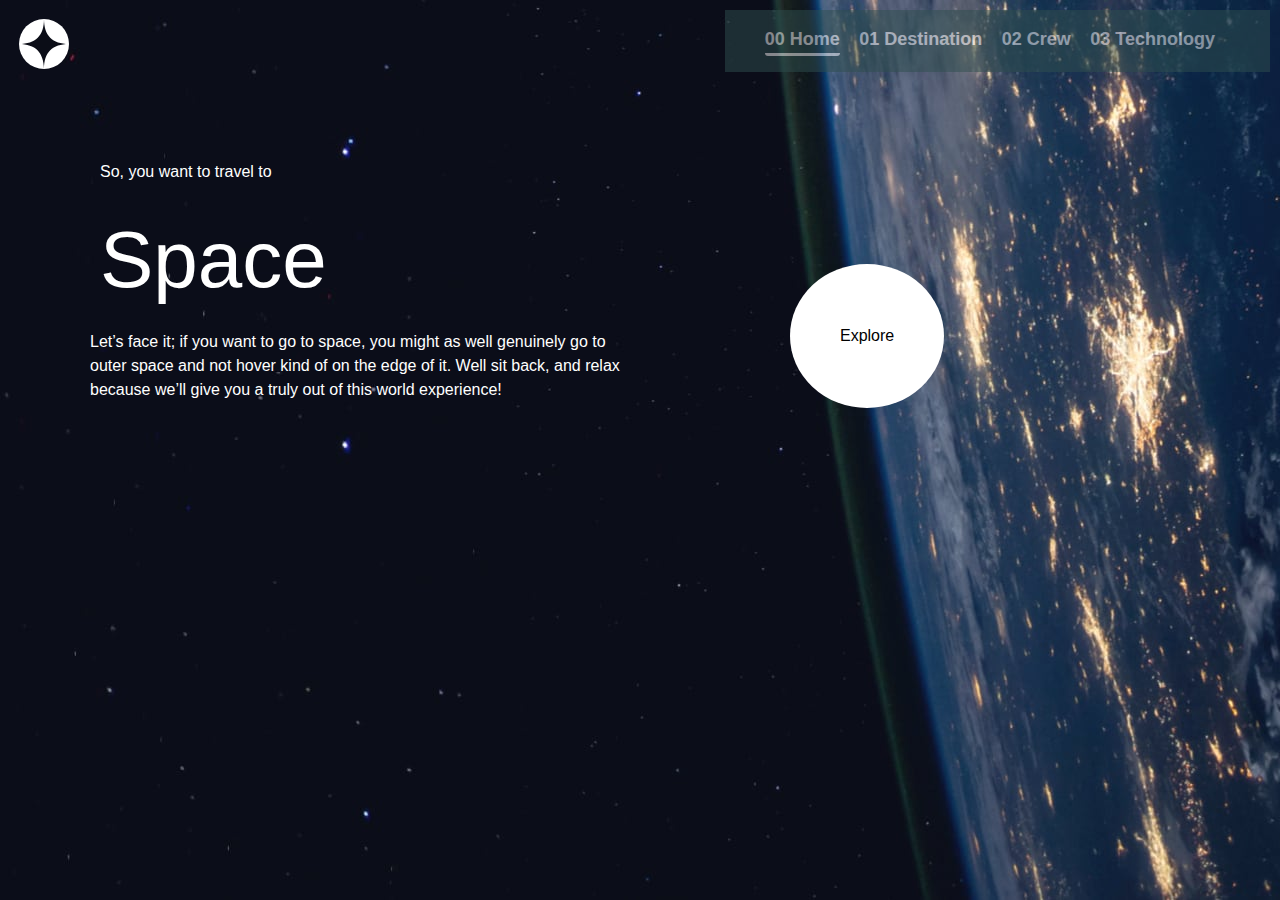
<file: index.html>
<!DOCTYPE html>
<html lang="en">
<head>
  <meta charset="UTF-8">
  <meta name="viewport" content="width=device-width, initial-scale=1.0">
   <link rel="stylesheet" href="w3.css">
  <link rel="stylesheet" href="style.css">
  <link rel="icon" type="image/png" sizes="32x32" href="./assets/favicon-32x32.png">
  <script src="script.js"></script>
  <title>Frontend Mentor | Space tourism website</title>
</head>
<body class="home">


  
  <header>


    <div class="heading">

    <div class="toggle" onclick="myFunction()">
     <img src="icon-hamburger.svg" alt=""> 

    </div>



    <div class="logo">
     <a href="index.html">  <img class="logo w3-margin" id="back" src="logo.svg" height="50px" alt="">
     </a>
    </div>

    <nav id="nav">
      
  <ul>

    <a href="index.html">     <li class="list1"> <b>00 Home</b> </li> </a>
    <a href="destination-moon.html"> <li class="#"> <b>01 Destination </b></li> </a>
    <a href="crew-commander.html">     <li class="list3"> <b>02 Crew </b>       </li> </a>
    <a href="technology-capsule.html"> <li class="list4">  <b>03 Technology</b> </li> </a>

  </ul>

    </nav>
   

  </div>

   </div>

</header>
  
<br><br>


<br><br><br><br>
  
    <div class="w3-row">
     
      <div class="w3-col m6">
        <p class="paragraph"> So, you want to travel to</p>
  
        <div class="heading-space"> Space</div>
        
          <h5 class="heading5"> Let’s face it; if you want to go to space, you might as well genuinely go to 
           outer space and not hover kind of on the edge of it. Well sit back, and relax 
           because  we’ll give you a truly out of this world experience!
         </h5>
     
      </div>

    
    <div class="w3-col m6">
      <br><br><br><br><br>
      <div class="footer w3-badge">
        Explore
    </div>
 
    <br><br>
  </div>


</div>
</body>
</html>
</file>
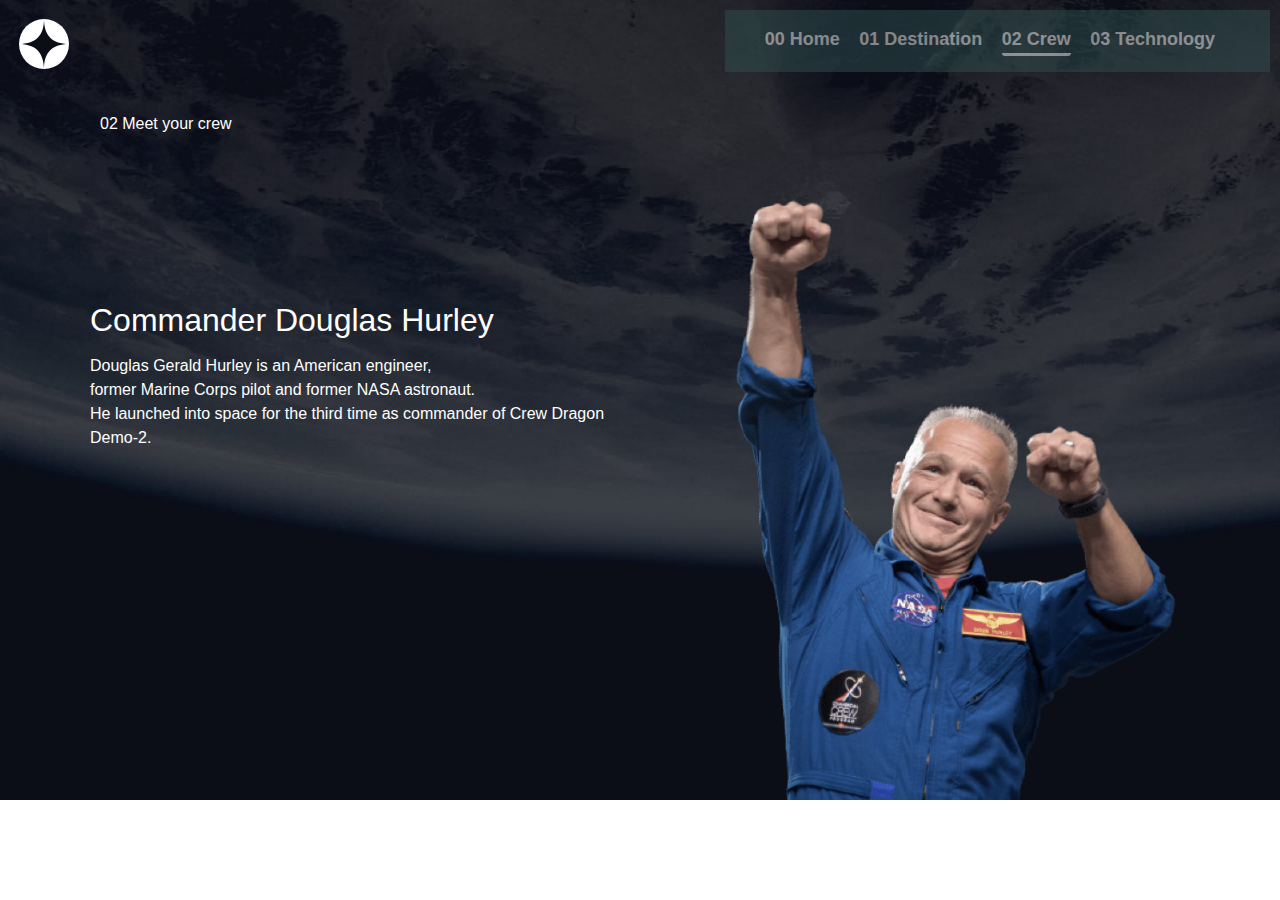
<file: crew-commander.html>
<!DOCTYPE html>
<html lang="en">
<head>
  <meta charset="UTF-8">
  <meta name="viewport" content="width=device-width, initial-scale=1.0">
   <link rel="stylesheet" href="w3.css">
  <link rel="stylesheet" href="style.css">
  <link rel="icon" type="image/png" sizes="32x32" href="./assets/favicon-32x32.png">
  <script src="script.js"></script>
  <title>Frontend Mentor | Space tourism website</title>
</head>
<body class="crew">


  
  <header>


    <div class="heading">

    <div class="toggle" onclick="myFunction()">
     <img src="icon-hamburger.svg" alt=""> 

    </div>



    <div class="logo">
     <a href="index.html">  <img class="logo w3-margin" id="back" src="logo.svg" height="50px" alt="">
     </a>
    </div>

    <nav id="nav">
      
  <ul>

    <a href="index.html">     <li class="#"> <b>00 Home</b> </li> </a>
    <a href="destination-moon.html"> <li class="#"> <b>01 Destination </b></li> </a>
    <a href="crew-commander.html">     <li class="list1"> <b>02 Crew </b>       </li> </a>
    <a href="technology-capsule.html"> <li class="list4">  <b>03 Technology</b> </li> </a>

  </ul>

    </nav>
   

  </div>

   </div>

</header>
  
<br><br>


<br><br>
  
    <div class="w3-row">

      <p class="paragraph">  02 Meet your crew </p>

      <div class="w3-col m6">
        <br><br><br><br> <br><br>
        <div class="crew-space">  Commander
          Douglas Hurley</div>
          <h5 class="heading5"> 
           Douglas Gerald Hurley is an American engineer, <br>  former Marine Corps pilot 
           and former NASA astronaut. <br> He launched into space for the third time as 
           commander of Crew Dragon Demo-2.
         </h5>
     
      </div>
      <br><br>

      <div class="w3-col m4">
        <img class="commander" src="image-douglas-hurley.png" height="600px" alt="">
    
      </div>
   
  </div>


</div>
</body>
</html>
</file>
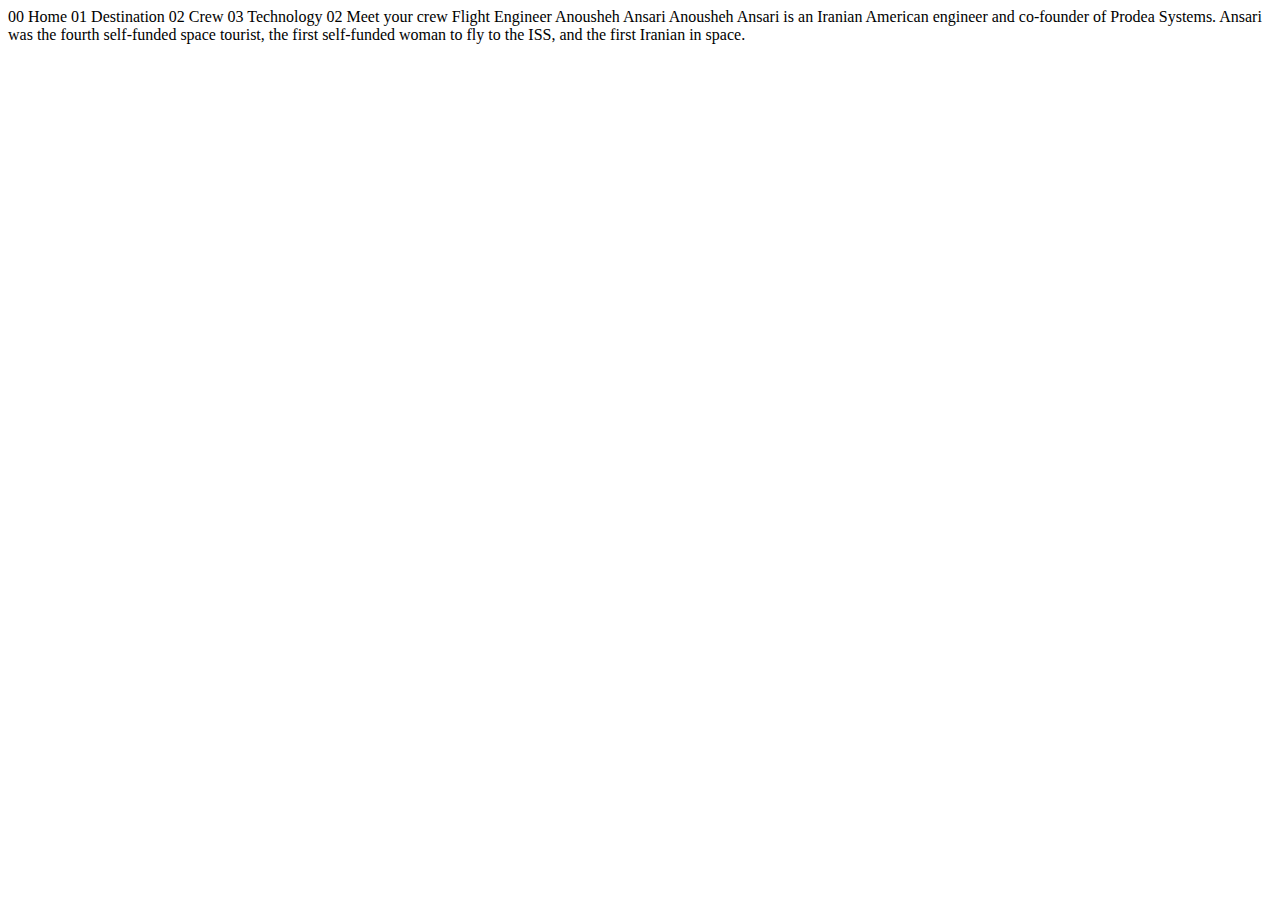
<file: crew-engineer.html>
<!DOCTYPE html>
<html lang="en">
<head>
  <meta charset="UTF-8">
  <meta name="viewport" content="width=device-width, initial-scale=1.0">

  <link rel="icon" type="image/png" sizes="32x32" href="./assets/favicon-32x32.png">
  
  <title>Frontend Mentor | Space tourism website</title>
</head>
<body>

  00 Home
  01 Destination
  02 Crew
  03 Technology

  02 Meet your crew

  Flight Engineer
  Anousheh Ansari

  Anousheh Ansari is an Iranian American engineer and co-founder of Prodea Systems. 
  Ansari was the fourth self-funded space tourist, the first self-funded woman to 
  fly to the ISS, and the first Iranian in space. 
</body>
</html>
</file>
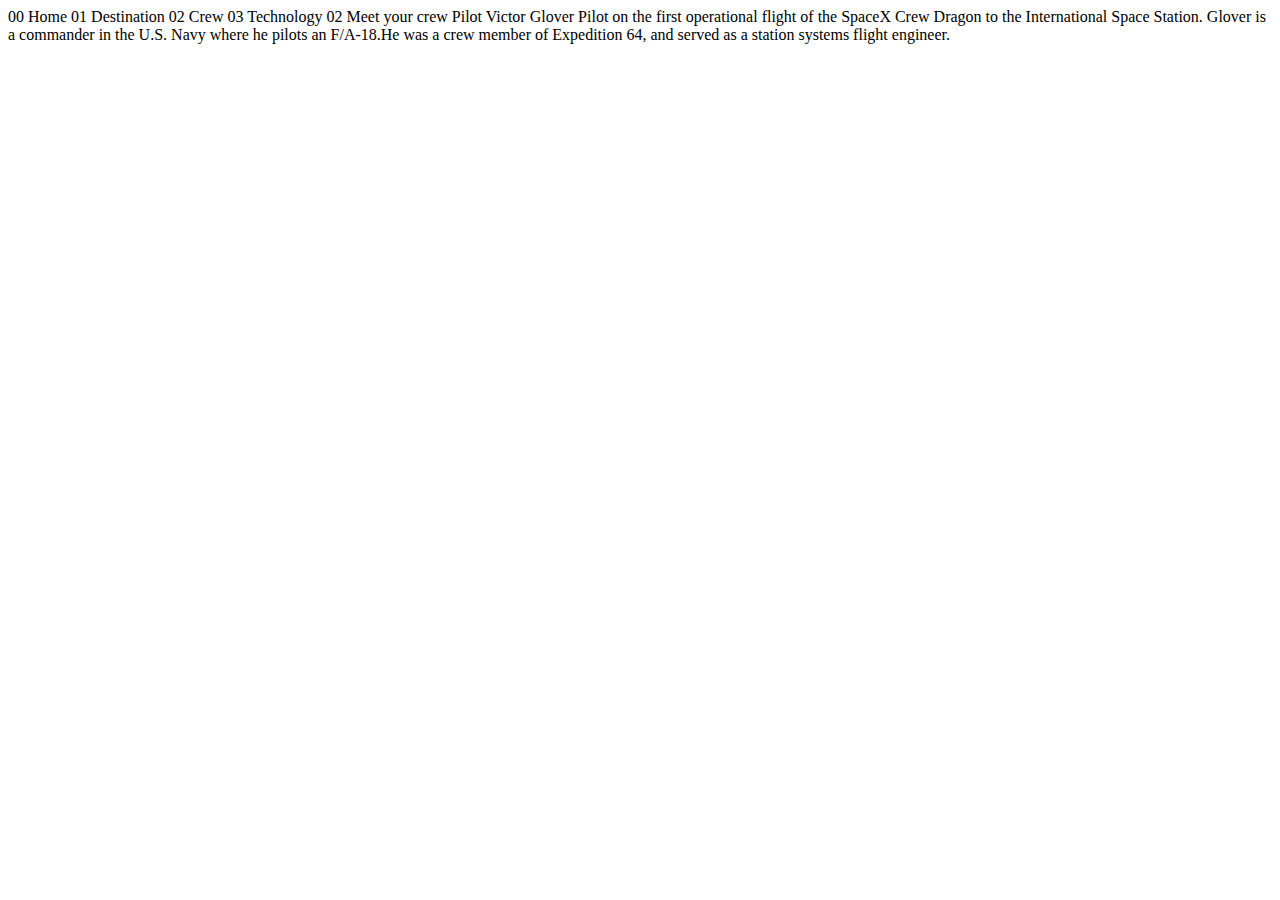
<file: crew-pilot.html>
<!DOCTYPE html>
<html lang="en">
<head>
  <meta charset="UTF-8">
  <meta name="viewport" content="width=device-width, initial-scale=1.0">

  <link rel="icon" type="image/png" sizes="32x32" href="./assets/favicon-32x32.png">
  
  <title>Frontend Mentor | Space tourism website</title>
</head>
<body>

  00 Home
  01 Destination
  02 Crew
  03 Technology

  02 Meet your crew

  Pilot
  Victor Glover

  Pilot on the first operational flight of the SpaceX Crew Dragon to the 
  International Space Station. Glover is a commander in the U.S. Navy where 
  he pilots an F/A-18.He was a crew member of Expedition 64, and served as a 
  station systems flight engineer. 
</body>
</html>
</file>
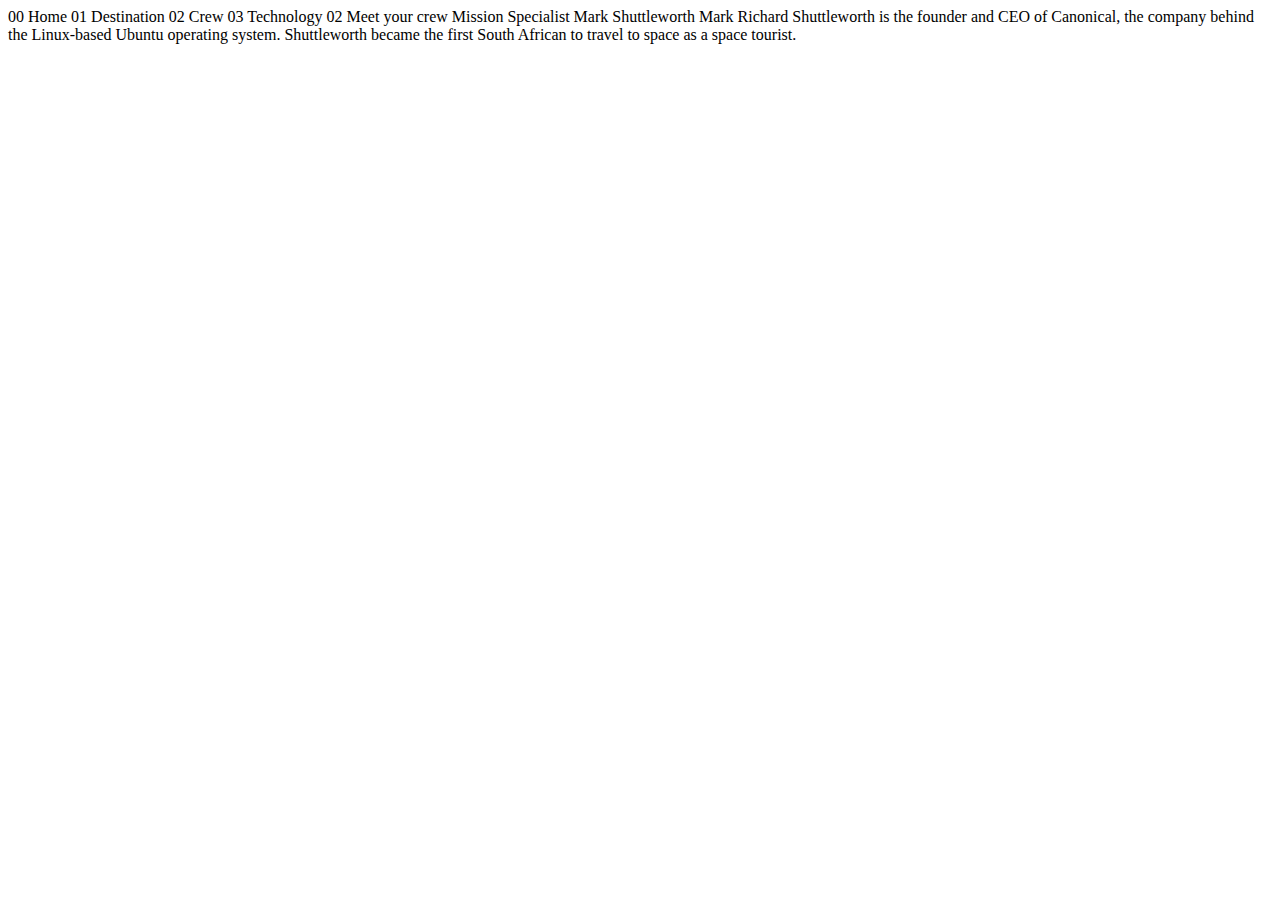
<file: crew-specialist.html>
<!DOCTYPE html>
<html lang="en">
<head>
  <meta charset="UTF-8">
  <meta name="viewport" content="width=device-width, initial-scale=1.0">

  <link rel="icon" type="image/png" sizes="32x32" href="./assets/favicon-32x32.png">
  
  <title>Frontend Mentor | Space tourism website</title>
</head>
<body>

  00 Home
  01 Destination
  02 Crew
  03 Technology

  02 Meet your crew

  Mission Specialist
  Mark Shuttleworth

  Mark Richard Shuttleworth is the founder and CEO of Canonical, the company behind 
  the Linux-based Ubuntu operating system. Shuttleworth became the first South 
  African to travel to space as a space tourist.
</body>
</html>
</file>
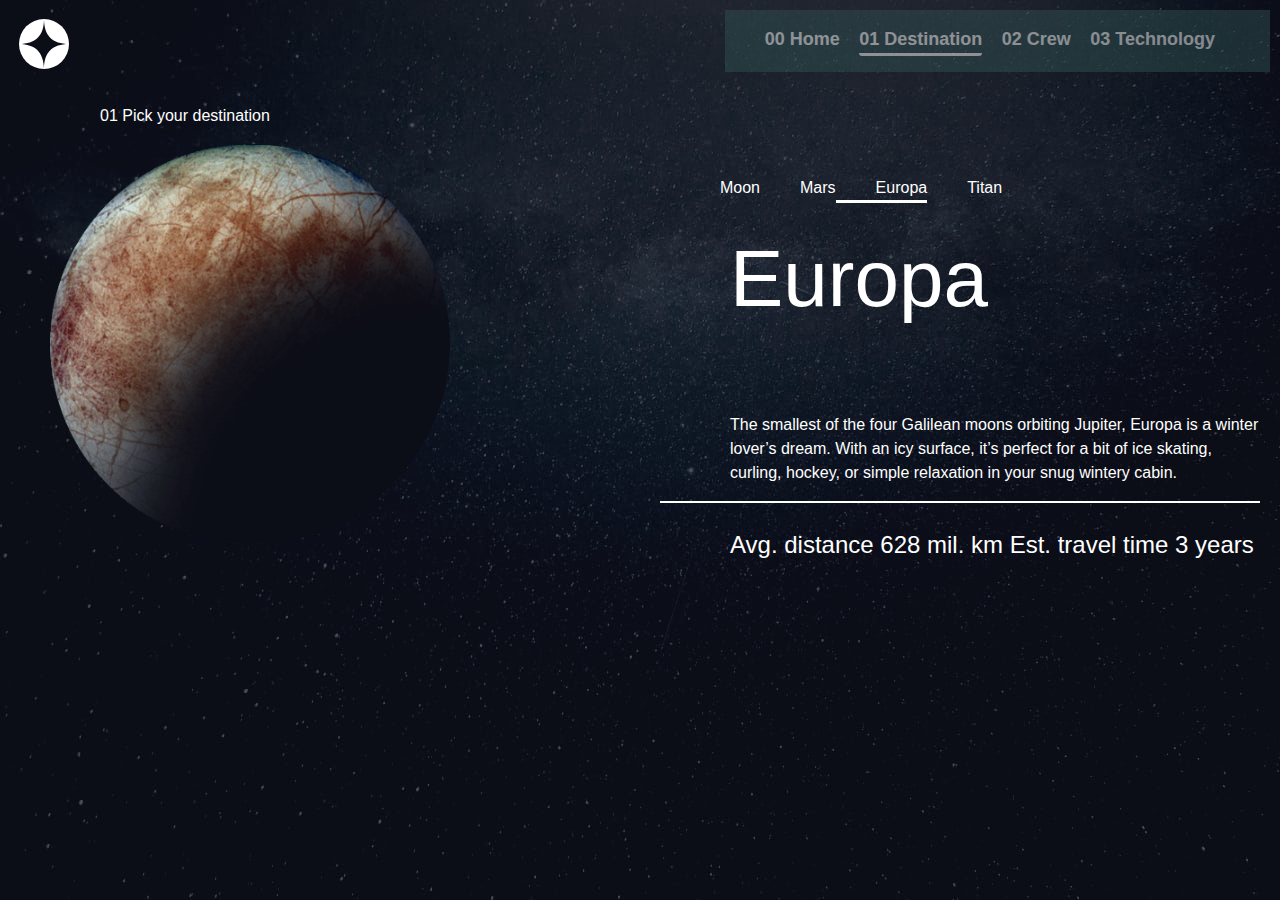
<file: destination-europa.html>
<!DOCTYPE html>
<html lang="en">
<head>
  <meta charset="UTF-8">
  <meta name="viewport" content="width=device-width, initial-scale=1.0">
  <link rel="stylesheet" href="w3.css">
  <link rel="stylesheet" href="style.css">
  <link rel="icon" type="image/png" sizes="32x32" href="./assets/favicon-32x32.png">
  <script src="script.js"></script>
  <title>Frontend Mentor | Space tourism website</title>
</head>
<body class="moon">

 
  <header>


    <div class="heading">

    <div class="toggle" onclick="myFunction()">
     <img src="icon-hamburger.svg" alt=""> 

    </div>



    <div class="logo">
     <a href="index.html">  <img class="logo w3-margin" id="back" src="logo.svg" height="50px" alt="">
     </a>
    </div>

    <nav id="nav">
      
  <ul>

    <a href="index.html">     <li class="#"> <b>00 Home</b> </li> </a>
    <a href="destination-moon.html"> <li class="list2"> <b>01 Destination </b></li> </a>
    <a href="crew-commander.html">     <li class="list3"> <b>02 Crew </b>       </li> </a>
    <a href="technology-capsule.html"> <li class="list4">  <b>03 Technology</b> </li> </a>

  </ul>

    </nav>
   

  </div>

   </div>

</header>
  

</div>

<br><br><br>

  <div class="w3-row">

    <div class="w3-col m6">
      <P class="paragraph">  01 Pick your destination </P>
 <img id="mars" src="image-europa.png" height="400px" alt="">
 
    </div>

 
      <div class="w3-col m6">

        <br><br><br>

        <ul class="ordered-list">
      <a href="destination-moon.html">   <ol> Moon</ol>   </a>    
      <a href="destination-mars.html">   <ol > Mars</ol>  </a>
      <a href="destination-europa.html"> <ol class="moon-list">Europa</ol> </a>
      <a href="destination-titan.html">  <ol>Titan</ol> </a>
          
         </ul>
        
         <h1 class="moon-heading"> Europa</h1>
          
        <br><br>
        
        <p class="moon-paragraph">
         
          The smallest of the four Galilean moons orbiting Jupiter, Europa is a 
          winter lover’s dream. With an icy surface, it’s perfect for a bit of 
          ice skating, curling, hockey, or simple relaxation in your snug 
          wintery cabin.
        
        </p>

       <div class="border"></div>
       <br>

       <div class="moon-footer">
       
  
        Avg. distance
        628 mil. km
      
        Est. travel time
        3 years
       </div>

       
       <br><br> <br>
      </div>
 


</div>

</body>
</html>
</file>
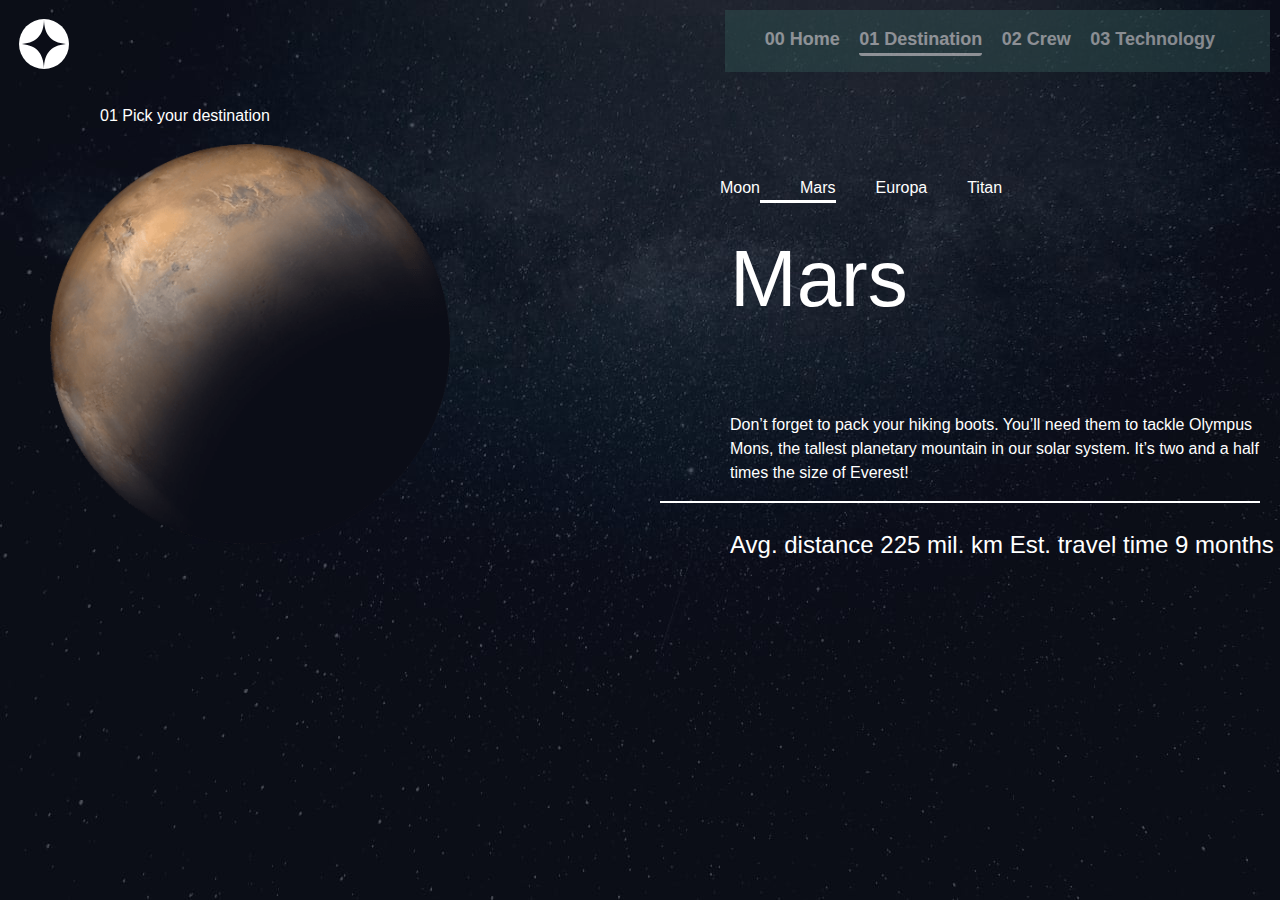
<file: destination-mars.html>
<!DOCTYPE html>
<html lang="en">
<head>
  <meta charset="UTF-8">
  <meta name="viewport" content="width=device-width, initial-scale=1.0">
  <link rel="stylesheet" href="w3.css">
  <link rel="stylesheet" href="style.css">
  <link rel="icon" type="image/png" sizes="32x32" href="./assets/favicon-32x32.png">
  <script src="script.js"></script>
  <title>Frontend Mentor | Space tourism website</title>
</head>
<body class="moon">

 
  <header>


    <div class="heading">

    <div class="toggle" onclick="myFunction()">
     <img src="icon-hamburger.svg" alt=""> 

    </div>



    <div class="logo">
     <a href="index.html">  <img class="logo w3-margin" id="back" src="logo.svg" height="50px" alt="">
     </a>
    </div>

    <nav id="nav">
      
  <ul>

    <a href="index.html">     <li class="#"> <b>00 Home</b> </li> </a>
    <a href="destination-moon.html"> <li class="list2"> <b>01 Destination </b></li> </a>
    <a href="crew-commander.html">     <li class="list3"> <b>02 Crew </b>       </li> </a>
    <a href="technology-capsule.html"> <li class="list4">  <b>03 Technology</b> </li> </a>

  </ul>

    </nav>
   

  </div>

   </div>

</header>
  

</div>

<br><br><br>

  <div class="w3-row">

    <div class="w3-col m6">
      <P class="paragraph">  01 Pick your destination </P>
 <img id="mars" src="image-mars.png" height="400px" alt="">
 
    </div>

 
      <div class="w3-col m6">

        <br><br><br>

        <ul class="ordered-list">
      <a href="destination-moon.html">   <ol> Moon</ol>   </a>    
      <a href="destination-mars.html">   <ol class="moon-list"> Mars</ol>  </a>
      <a href="destination-europa.html"> <ol>Europa</ol> </a>
      <a href="destination-titan.html">  <ol>Titan</ol> </a>
          
         </ul>
        
         <h1 class="moon-heading">Mars</h1>
          
        <br><br>
        
        <p class="moon-paragraph">
         
  Don’t forget to pack your hiking boots. You’ll need them to tackle Olympus Mons, 
  the tallest planetary mountain in our solar system. It’s two and a half times 
  the size of Everest!

        </p>

       <div class="border"></div>

       <br>
       <div class="moon-footer">
       
  Avg. distance
  225 mil. km

  Est. travel time
  9 months
       </div>

       
       <br><br> <br><br>
      </div>
 


</div>

</body>
</html>
</file>
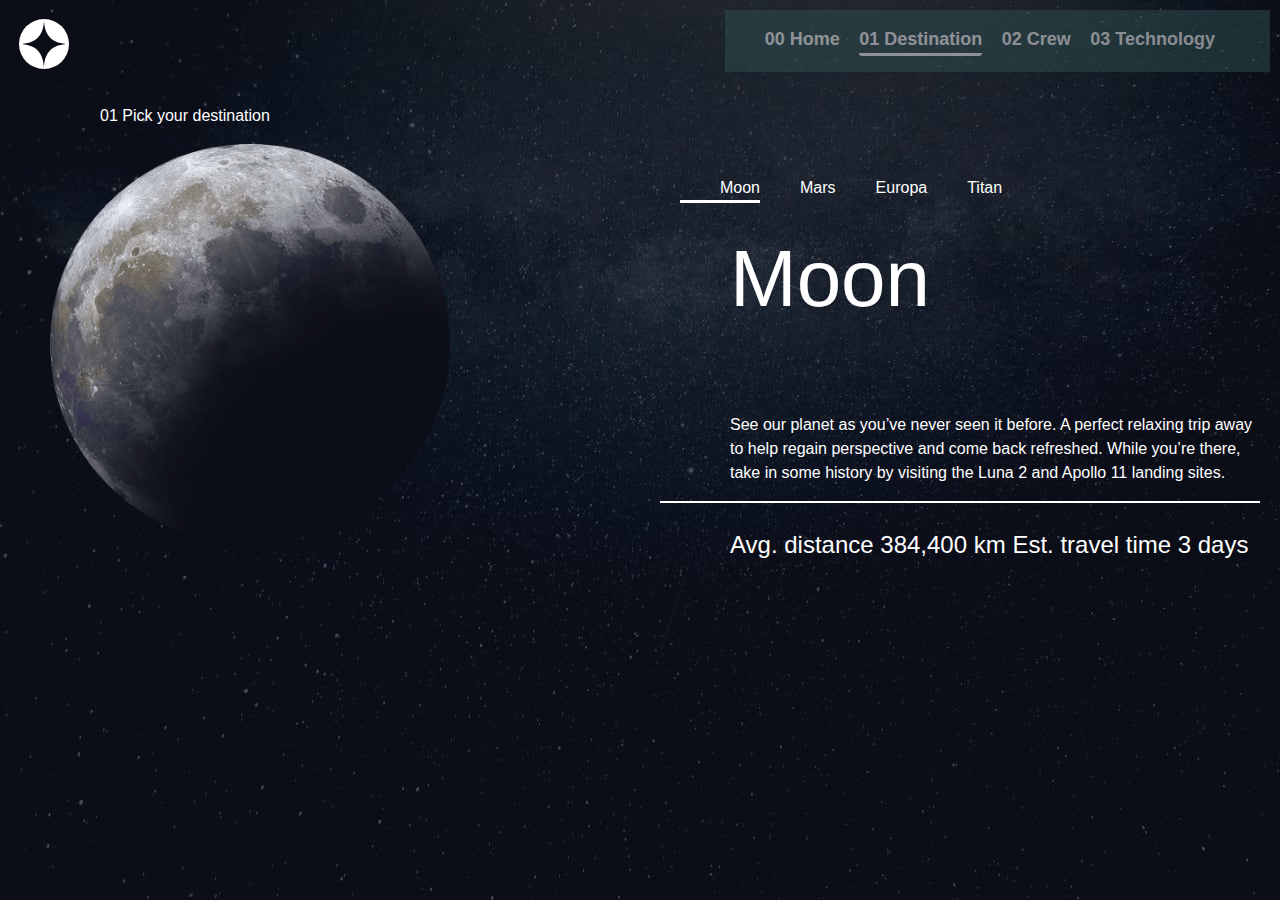
<file: destination-moon.html>
<!DOCTYPE html>
<html lang="en">
<head>
  <meta charset="UTF-8">
  <meta name="viewport" content="width=device-width, initial-scale=1.0">
  <link rel="stylesheet" href="w3.css">
  <link rel="stylesheet" href="style.css">
  <link rel="icon" type="image/png" sizes="32x32" href="./assets/favicon-32x32.png">
  <script src="script.js"></script>
  <title>Frontend Mentor | Space tourism website</title>
</head>
<body class="moon">

 
  <header>


    <div class="heading">

    <div class="toggle" onclick="myFunction()">
     <img src="icon-hamburger.svg" alt=""> 

    </div>



    <div class="logo">
     <a href="index.html">  <img class="logo w3-margin" id="back" src="logo.svg" height="50px" alt="">
     </a>
    </div>

    <nav id="nav">
      
  <ul>

    <a href="index.html">     <li class="#"> <b>00 Home</b> </li> </a>
    <a href="destination-moon.html"> <li class="list2"> <b>01 Destination </b></li> </a>
    <a href="crew-commander.html">     <li class="list3"> <b>02 Crew </b>       </li> </a>
    <a href="technology-capsule.html"> <li class="list4">  <b>03 Technology</b> </li> </a>

  </ul>

    </nav>
   

  </div>

   </div>

</header>
  

</div>

<br><br><br>

  <div class="w3-row">

    <div class="w3-col m6">
      <P class="paragraph">  01 Pick your destination </P>
 <img id="mars" src="image-moon.png" height="400px" alt="">
 
    </div>

 
      <div class="w3-col m6">

        <br><br><br>

        <ul class="ordered-list">
      <a href="destination-moon.html">   <ol class="moon-list"> Moon</ol>   </a>    
      <a href="destination-mars.html">   <ol> Mars</ol>  </a>
      <a href="destination-europa.html"> <ol>Europa</ol> </a>
      <a href="destination-titan.html">  <ol>Titan</ol> </a>
          
         </ul>
        
         <h1 class="moon-heading">Moon</h1>
          
        <br><br>
        
        <p class="moon-paragraph">
          See our planet as you’ve never seen it before. A perfect relaxing trip away to help 
          regain perspective and come back  refreshed. While you’re there, take in some history 
          by visiting the Luna 2 and Apollo 11 landing sites.
        
        </p>

        <div class="border"></div>
        <br>

       <div class="moon-footer">
        Avg. distance
        384,400 km
      
        Est. travel time
        3 days
       </div>

       <br><br>
      </div>
 


</div>

</body>
</html>
</file>
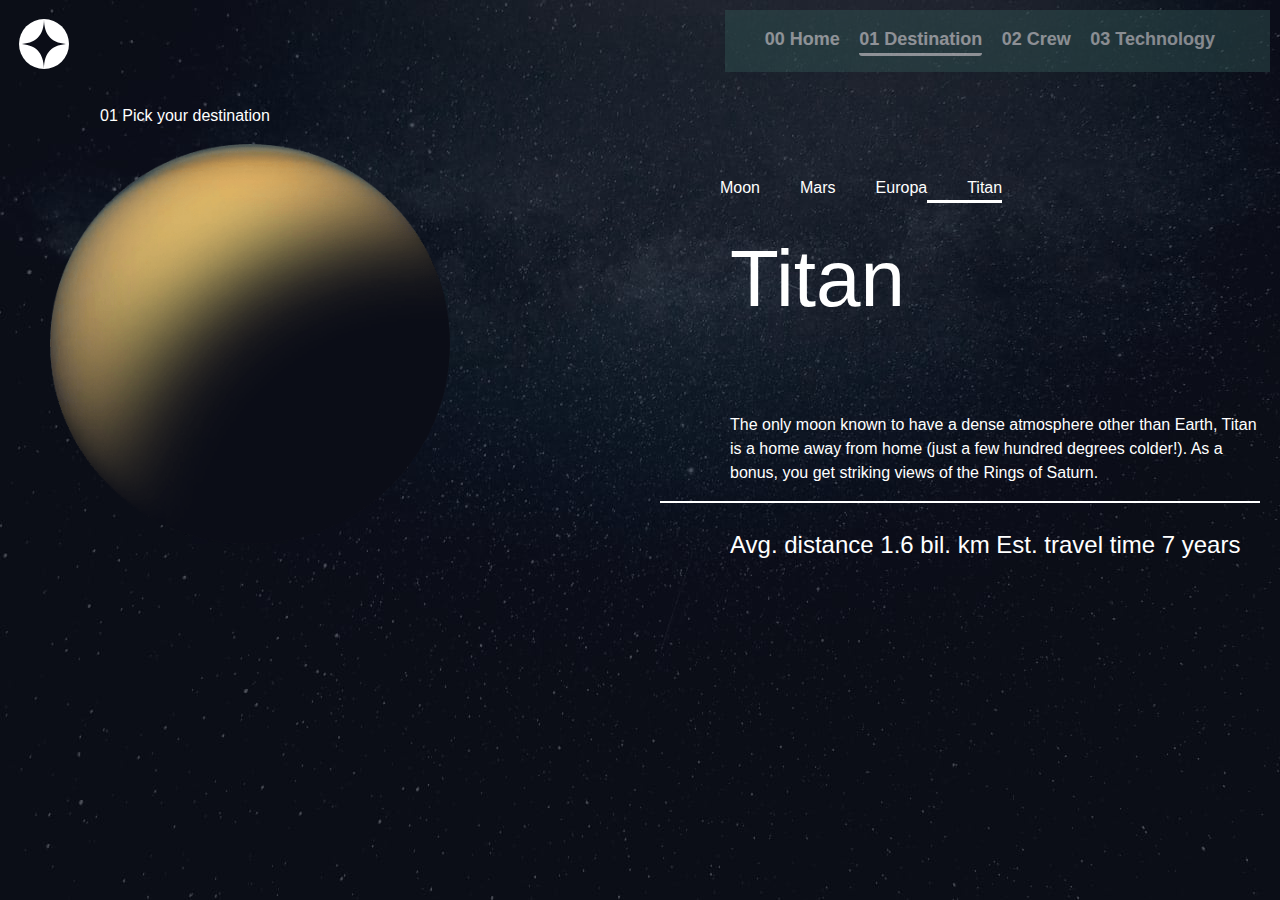
<file: destination-titan.html>
<!DOCTYPE html>
<html lang="en">
<head>
  <meta charset="UTF-8">
  <meta name="viewport" content="width=device-width, initial-scale=1.0">
  <link rel="stylesheet" href="w3.css">
  <link rel="stylesheet" href="style.css">
  <link rel="icon" type="image/png" sizes="32x32" href="./assets/favicon-32x32.png">
  <script src="script.js"></script>
  <title>Frontend Mentor | Space tourism website</title>
</head>
<body class="moon">

 
  <header>


    <div class="heading">

    <div class="toggle" onclick="myFunction()">
     <img src="icon-hamburger.svg" alt=""> 

    </div>



    <div class="logo">
     <a href="index.html">  <img class="logo w3-margin" id="back" src="logo.svg" height="50px" alt="">
     </a>
    </div>

    <nav id="nav">
      
  <ul>

    <a href="index.html">     <li class="#"> <b>00 Home</b> </li> </a>
    <a href="destination-moon.html"> <li class="list2"> <b>01 Destination </b></li> </a>
    <a href="crew-commander.html">     <li class="list3"> <b>02 Crew </b>       </li> </a>
    <a href="technology-capsule.html"> <li class="list4">  <b>03 Technology</b> </li> </a>

  </ul>

    </nav>
   

  </div>

   </div>

</header>
  

</div>

<br><br><br>

  <div class="w3-row">

    <div class="w3-col m6">
      <P class="paragraph">  01 Pick your destination </P>
 <img id="mars" src="image-titan.png" height="400px" alt="">
 
    </div>

 
      <div class="w3-col m6">

        <br><br><br>

        <ul class="ordered-list">
      <a href="destination-moon.html">   <ol> Moon</ol>   </a>    
      <a href="destination-mars.html">   <ol> Mars</ol>  </a>
      <a href="destination-europa.html"> <ol>Europa</ol> </a>
      <a href="destination-titan.html">  <ol class="moon-list">Titan</ol> </a>
          
         </ul>
        
         <h1 class="moon-heading">  Titan</h1>
          
        <br><br>
        
        <p class="moon-paragraph">
         
          The only moon known to have a dense atmosphere other than Earth, Titan 
          is a home away from home (just a few hundred degrees colder!). As a 
          bonus, you get striking views of the Rings of Saturn.
        

        </p>

       <div class="border"></div>

       <br>
       <div class="moon-footer">
       
        Avg. distance
        1.6 bil. km
      
        Est. travel time
        7 years
       </div>

       
       <br><br> <br><br>
      </div>
 


</div>

</body>
</html>


</body>
</html>
</file>
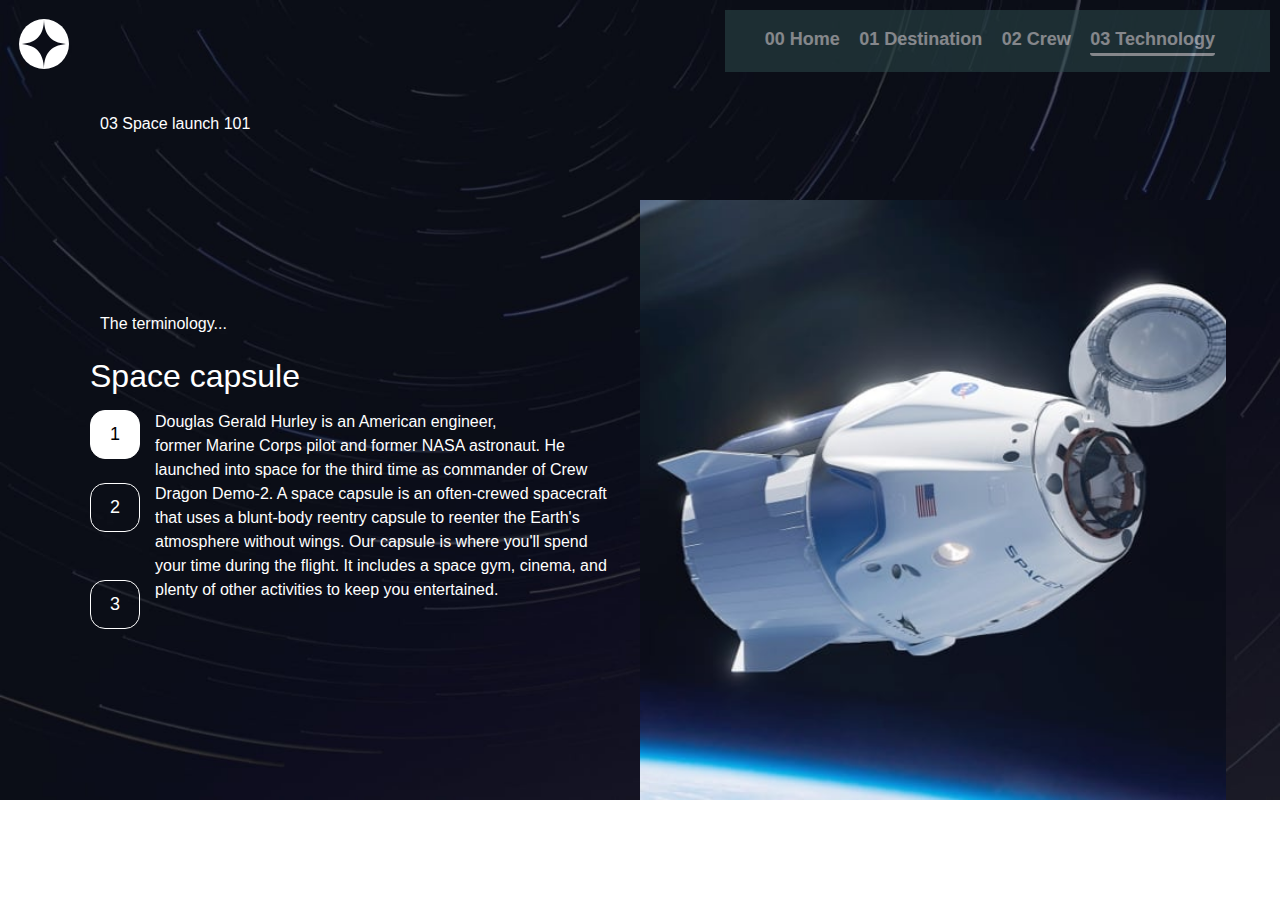
<file: technology-capsule.html>
<!DOCTYPE html>
<html lang="en">
<head>
  <meta charset="UTF-8">
  <meta name="viewport" content="width=device-width, initial-scale=1.0">
   <link rel="stylesheet" href="w3.css">
  <link rel="stylesheet" href="style.css">
  <link rel="icon" type="image/png" sizes="32x32" href="./assets/favicon-32x32.png">
  <script src="script.js"></script>
  <title>Frontend Mentor | Space tourism website</title>
</head>
<body class="bg-tec">


  
  <header>


    <div class="heading">

    <div class="toggle" onclick="myFunction()">
     <img src="icon-hamburger.svg" alt=""> 

    </div>



    <div class="logo">
     <a href="index.html">  <img class="logo w3-margin" id="back" src="logo.svg" height="50px" alt="">
     </a>
    </div>

    <nav id="nav">
      
  <ul>

    <a href="index.html">     <li class="#"> <b>00 Home</b> </li> </a>
    <a href="destination-moon.html"> <li class="#"> <b>01 Destination </b></li> </a>
    <a href="crew-commander.html">     <li class="#"> <b>02 Crew </b>       </li> </a>
    <a href="technology-capsule.html"> <li class="list1">  <b>03 Technology</b> </li> </a>

  </ul>

    </nav>
   

  </div>

   </div>

</header>
  
<br><br>


<br><br>
  
    <div class="w3-row">

      <p class="paragraph">  03 Space launch 101 </p>

      <div class="w3-col m6">
        <br><br><br><br> <br><br>
        <p class="paragraph"> The terminology...</p>
        <div class="crew-space">   Space capsule </div>
        
        <h5 class="heading5 tec">
            
            <span class="span">
            
              <a href="technology-capsule.html"> <li class="list-number1 w3-badge w3-white"> 1</li></a>

             <br><br>
             
             <a href="technology-spaceport.html"><li class="list-number2 "> 2</li></a>

             <br><br>
              <a href="technology-vehicle.html"><li class="list-number3 ">3 </li></a>
          
            </span>
            
            Douglas Gerald Hurley is an American engineer, <br>  former Marine Corps pilot 
            and former NASA astronaut.  He launched into space for the third time as 
           commander  of Crew Dragon Demo-2.
           A space capsule is an often-crewed spacecraft that uses a blunt-body reentry 
           capsule to reenter the Earth's atmosphere without wings. Our capsule is where 
           you'll spend your time during the flight. It includes a space gym, cinema, 
           and plenty of other activities to keep you entertained.
         
         </h5>
     
      </div>
      <br><br>

      <div class="w3-col m4">
        <img  src="image-space-capsule-portrait.jpg" height="600px" alt="">
    
      </div>
   
  </div>


</div>
</body>
</html>
 
 
 

  

 
 

</body>
</html>
</file>
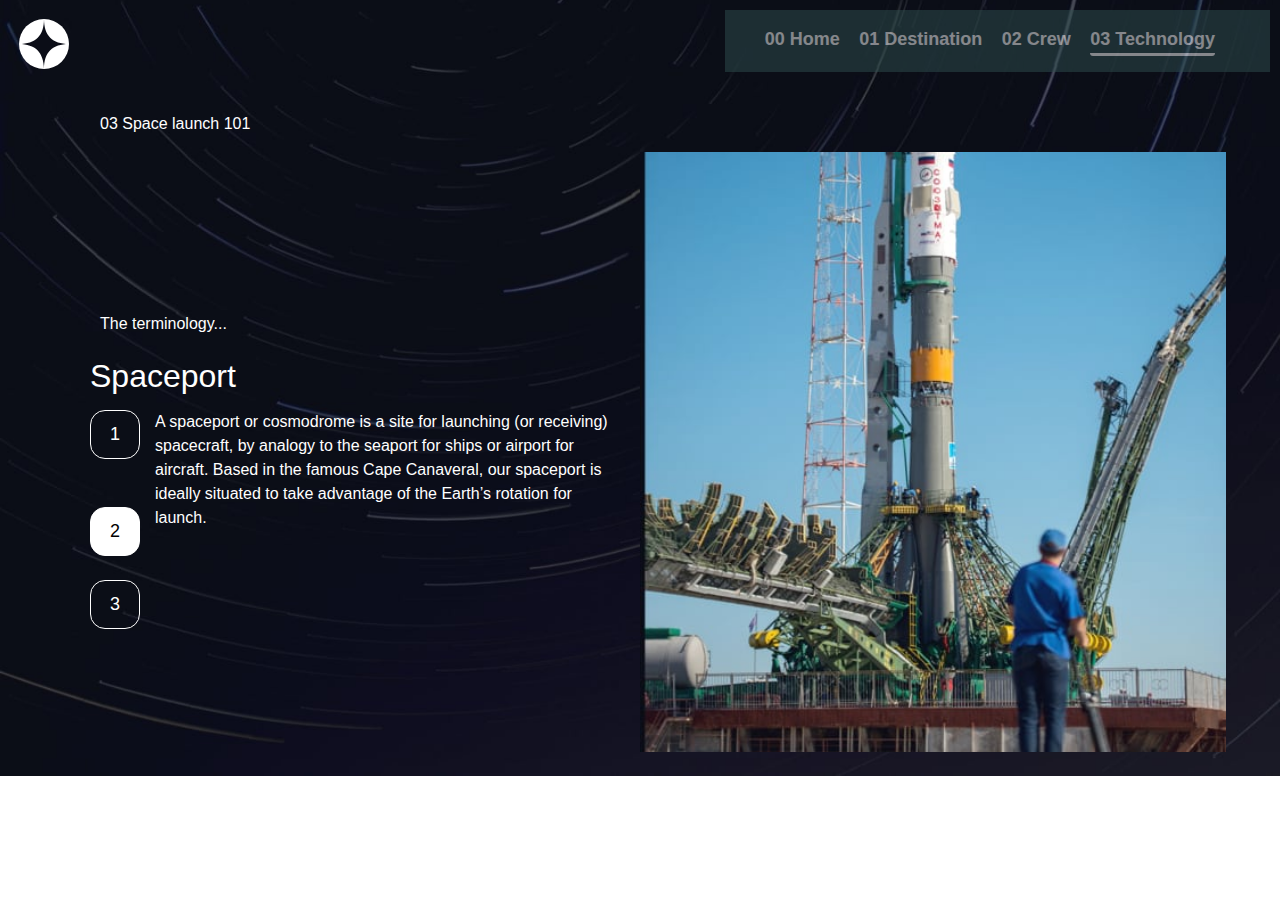
<file: technology-spaceport.html>
<!DOCTYPE html>
<html lang="en">
<head>
  <meta charset="UTF-8">
  <meta name="viewport" content="width=device-width, initial-scale=1.0">
   <link rel="stylesheet" href="w3.css">
  <link rel="stylesheet" href="style.css">
  <link rel="icon" type="image/png" sizes="32x32" href="./assets/favicon-32x32.png">
  <script src="script.js"></script>
  <title>Frontend Mentor | Space tourism website</title>
</head>
<body class="bg-tec">


  
  <header>


    <div class="heading">

    <div class="toggle" onclick="myFunction()">
     <img src="icon-hamburger.svg" alt=""> 

    </div>



    <div class="logo">
     <a href="index.html">  <img class="logo w3-margin" id="back" src="logo.svg" height="50px" alt="">
     </a>
    </div>

    <nav id="nav">
      
  <ul>

    <a href="index.html">     <li class="#"> <b>00 Home</b> </li> </a>
    <a href="destination-moon.html"> <li class="#"> <b>01 Destination </b></li> </a>
    <a href="crew-commander.html">     <li class="#"> <b>02 Crew </b>       </li> </a>
    <a href="technology-capsule.html"> <li class="list1">  <b>03 Technology</b> </li> </a>

  </ul>

    </nav>
   

  </div>

   </div>

</header>
  
<br><br>


<br><br>
  
    <div class="w3-row">

      <p class="paragraph">  03 Space launch 101 </p>

      <div class="w3-col m6">
        <br><br><br><br> <br><br>
        <p class="paragraph"> The terminology...</p>
        <div class="crew-space">    Spaceport </div>
        
        <h5 class="heading5 tec">
            
            <span class="span">
            
              <a href="technology-capsule.html"> <li class="list-number1 "> 1</li></a>

             <br><br>
             
             <a href="technology-spaceport.html"><li class="list-number2 w3-badge w3-white"> 2</li></a>

             <br><br>
              <a href="technology-vehicle.html"><li class="list-number3 ">3 </li></a>
          
            </span>
            
            A spaceport or cosmodrome is a site for launching (or receiving) spacecraft, 
            by analogy to the seaport for ships or airport for aircraft. Based in the 
            famous Cape Canaveral, our spaceport is ideally situated to take advantage 
            of the Earth’s rotation for launch.
          
         </h5>
         <br><br>
         <br>
      </div>
     

      <div class="w3-col m4">
        <img  src="image-spaceport-portrait.jpg" height="600px"alt="">
    
      </div>
   
  </div>


</div>
</body>
</html>
</file>
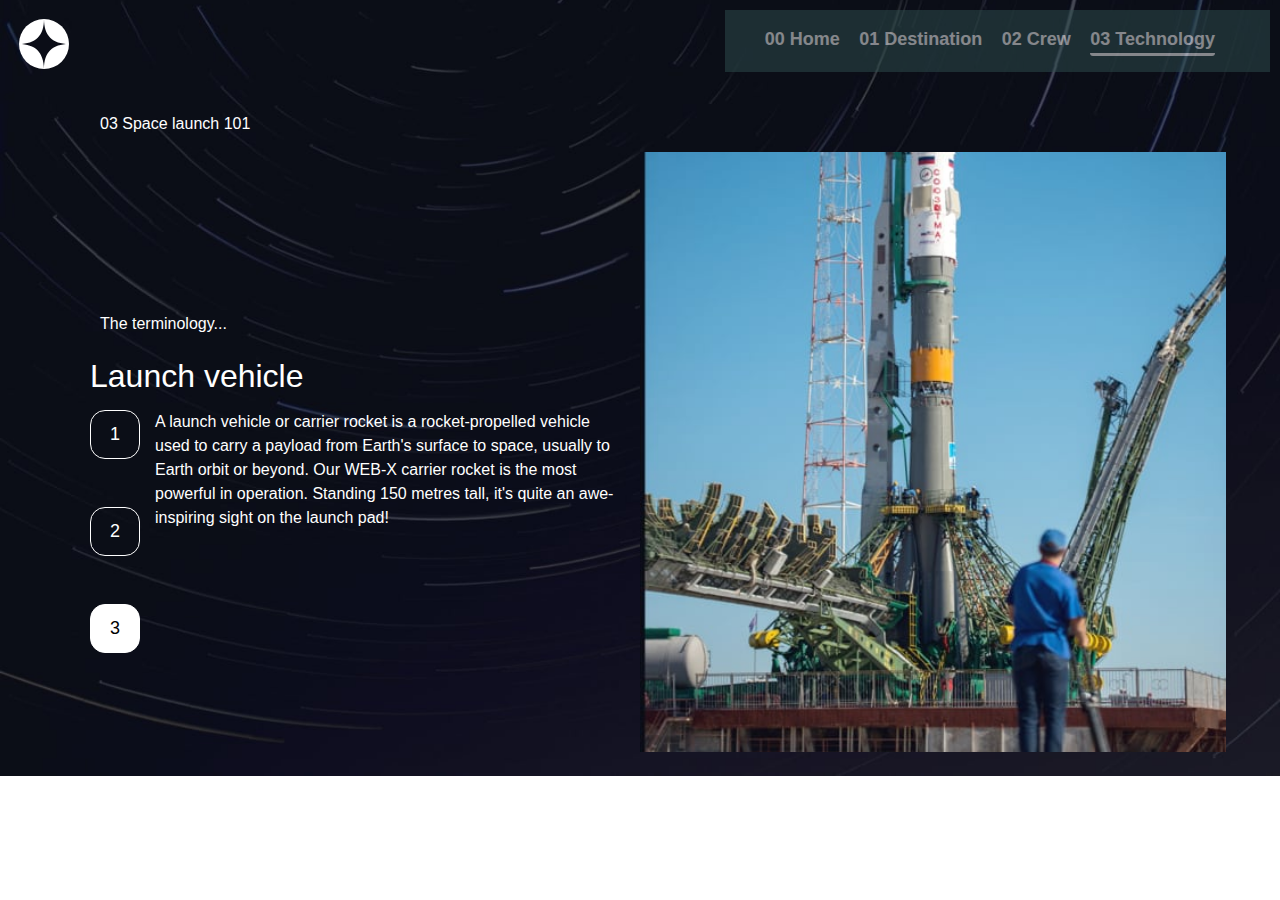
<file: technology-vehicle.html>
<!DOCTYPE html>
<html lang="en">
<head>
  <meta charset="UTF-8">
  <meta name="viewport" content="width=device-width, initial-scale=1.0">
   <link rel="stylesheet" href="w3.css">
  <link rel="stylesheet" href="style.css">
  <link rel="icon" type="image/png" sizes="32x32" href="./assets/favicon-32x32.png">
  <script src="script.js"></script>
  <title>Frontend Mentor | Space tourism website</title>
</head>
<body class="bg-tec">


  
  <header>


    <div class="heading">

    <div class="toggle" onclick="myFunction()">
     <img src="icon-hamburger.svg" alt=""> 

    </div>



    <div class="logo">
     <a href="index.html">  <img class="logo w3-margin" id="back" src="logo.svg" height="50px" alt="">
     </a>
    </div>

    <nav id="nav">
      
  <ul>

    <a href="index.html">     <li class="#"> <b>00 Home</b> </li> </a>
    <a href="destination-moon.html"> <li class="#"> <b>01 Destination </b></li> </a>
    <a href="crew-commander.html">     <li class="#"> <b>02 Crew </b>       </li> </a>
    <a href="technology-capsule.html"> <li class="list1">  <b>03 Technology</b> </li> </a>

  </ul>

    </nav>
   

  </div>

   </div>

</header>
  
<br><br>


<br><br>
  
    <div class="w3-row">

      <p class="paragraph">  03 Space launch 101 </p>

      <div class="w3-col m6">
        <br><br><br><br> <br><br>
        <p class="paragraph"> The terminology...</p>
        <div class="crew-space">    Launch vehicle </div>
        
        <h5 class="heading5 tec">
            
            <span class="span">
            
              <a href="technology-capsule.html"> <li class="list-number1 "> 1</li></a>

             <br><br>
             
             <a href="technology-spaceport.html"><li class="list-number2 "> 2</li></a>

             <br><br>
              <a href="technology-vehicle.html"><li class="list-number3 w3-badge w3-white">3 </li></a>
          
            </span>
            
            A launch vehicle or carrier rocket is a rocket-propelled vehicle used to carry a 
  payload from Earth's surface to space, usually to Earth orbit or beyond. Our 
  WEB-X carrier rocket is the most powerful in operation. Standing 150 metres tall, 
  it's quite an awe-inspiring sight on the launch pad!

         </h5>
         <br><br>
         <br>
      </div>
     

      <div class="w3-col m4">
        <img  src="image-spaceport-portrait.jpg" height="600px"alt="">
    
      </div>
   
  </div>


</div>
</body>
</html>
 

 

</body>
</html>
</file>
<file: style.css>
.home{
    background-image: url("background-home-desktop.jpg");
   }

   .moon{
    background-image: url("background-destination-desktop.jpg");
   }

   .crew{
    background: url("background-crew-desktop.jpg") no-repeat center center/cover;
   }

   .bg-tec{
    background: url("background-technology-desktop.jpg") no-repeat center center/cover;
   }

  .logo{
    float: left;
    margin: 3px;
   }

   .list1{
    border-bottom: 3px solid white;
    border-radius: 3px;
   }

   .list2{
    border-bottom: 3px solid white;
    border-radius: 3px;
   }

   nav{
     float: right; 
     background-color: darkslategray;
     opacity: 0.5;
     padding-right: 40px;
     text-align: right;
     margin: 10px;
     
   }

   a{
   text-decoration: none;
   }

    li{
    list-style-type: none;
    margin-right: 15px;
    cursor: pointer;
    font-size: large;
    color: white;
   }

   li:hover{
    border-bottom: 1px solid grey;
   
   }

   nav ul li{
    display: inline-block;
    font-weight: 600px;
  }
       .toggle{
        cursor: pointer;
        width: 30px;
        height: 3px;
        display: inline-block;
        float: right;
        padding: 15px;
        display: none;
        margin-right: 25px;
       }

       .toggle span{
        display: inline-block;
        width: 100%;
        height: 2px;
        background-color: black;
        float: right;
        margin-bottom: 8px;
       }

       @media  (max-width: 700px) {
        .toggle{
          display: block;
        }

        *
        .home{
          background: url("background-home-mobile.jpg") no-repeat center center/cover;
         }

        nav{
          display: none;
          width: 100%;
          border-top: 1px solid black;
          padding-top: 20px;
          margin-top: 10%;
          transition: .5s;
          
        }

        li{
        cursor: pointer;
       }

        nav ul li{
          padding: 15px 0px;
          width: 100%;
          
        }

        nav.show{
          display: block;

        }

      
       }


       .paragraph{
        color: white;
        margin-left: 100px;
        font-size: 1rem;
       }

       .heading-space{
        color: white;
        font-size:5rem;
        margin-left: 100px;
       }
       

       .heading5{
        color: white;
        font-size: 16px;
        margin-left: 90px;
        margin-right: 20px;
       }


       .footer{
        color: black;
        text-align: center;
        background-color: white;
        margin-left: 150px;
       
        padding-top: 60px;
        padding-bottom: 60px;
        padding-left: 50px;
        padding-right: 50px;
        /* border-radius: 150px; */
       }
      
       /* mars */


       #mars{
        margin-left: 50px;
       }

        .ordered-list{
         display: flex;
         color: white;
       }


       .moon-list{
        border-bottom: 3px solid white;
        margin-right: 0px;
       }

       .moon-heading{
        margin-left: 90px;
        font-size: 5rem;
        color: white;
       }

      .moon-footer{
        display: flex;
        margin-left: 90px;
        font-size: 1.5rem;
        color: white;
        justify-content: space-between;
      }

      .moon-paragraph{
        margin-left: 90px;
        margin-right: 20px;
        color: white;
      }

      .border{
        border: 1px solid white;
        margin-left: 20px;
        margin-right: 20px;
      }

      .crew-space{
        color: white;
        font-size: 2rem;
        margin-left: 90px;
      }

      .commander{
        margin-left: 95px;
      }

      .tec{
        display: flex;

      }

      .list-number1{
        border: 1px solid white;
        border-radius: 15px;
        text-align: center;
        padding-left: 19px;
        padding-right: 19px;
        padding-top: 10px;
        padding-bottom: 10px;
       }

     .list-number2{
      border: 1px solid white;
      border-radius: 15px;
      text-align: center;
      padding-left: 19px;
      padding-right: 19px;
      padding-top: 10px;
      padding-bottom: 10px;
     }

     .list-number3{
      border: 1px solid white;
      border-radius: 15px;
      text-align: center;
      padding-left: 19px;
      padding-right: 19px;
      padding-top: 10px;
      padding-bottom: 10px;
     }
</file>
